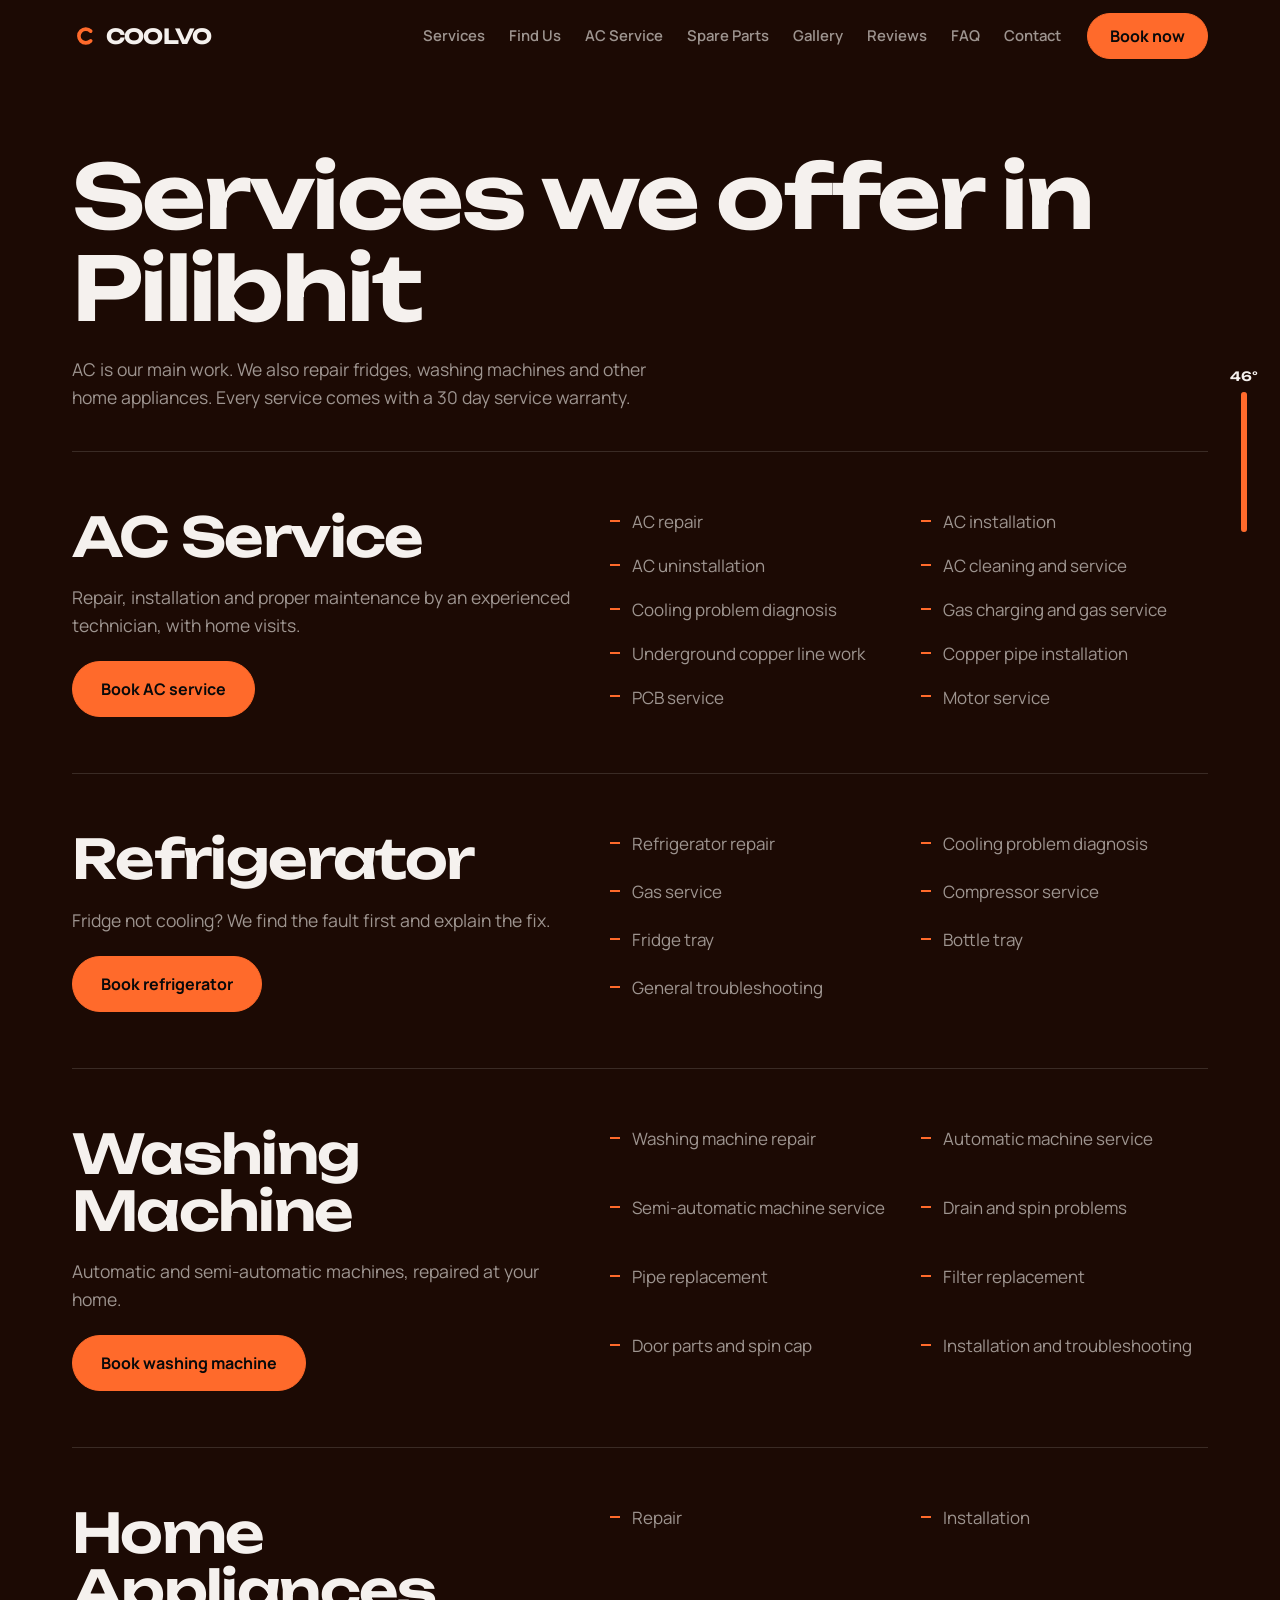
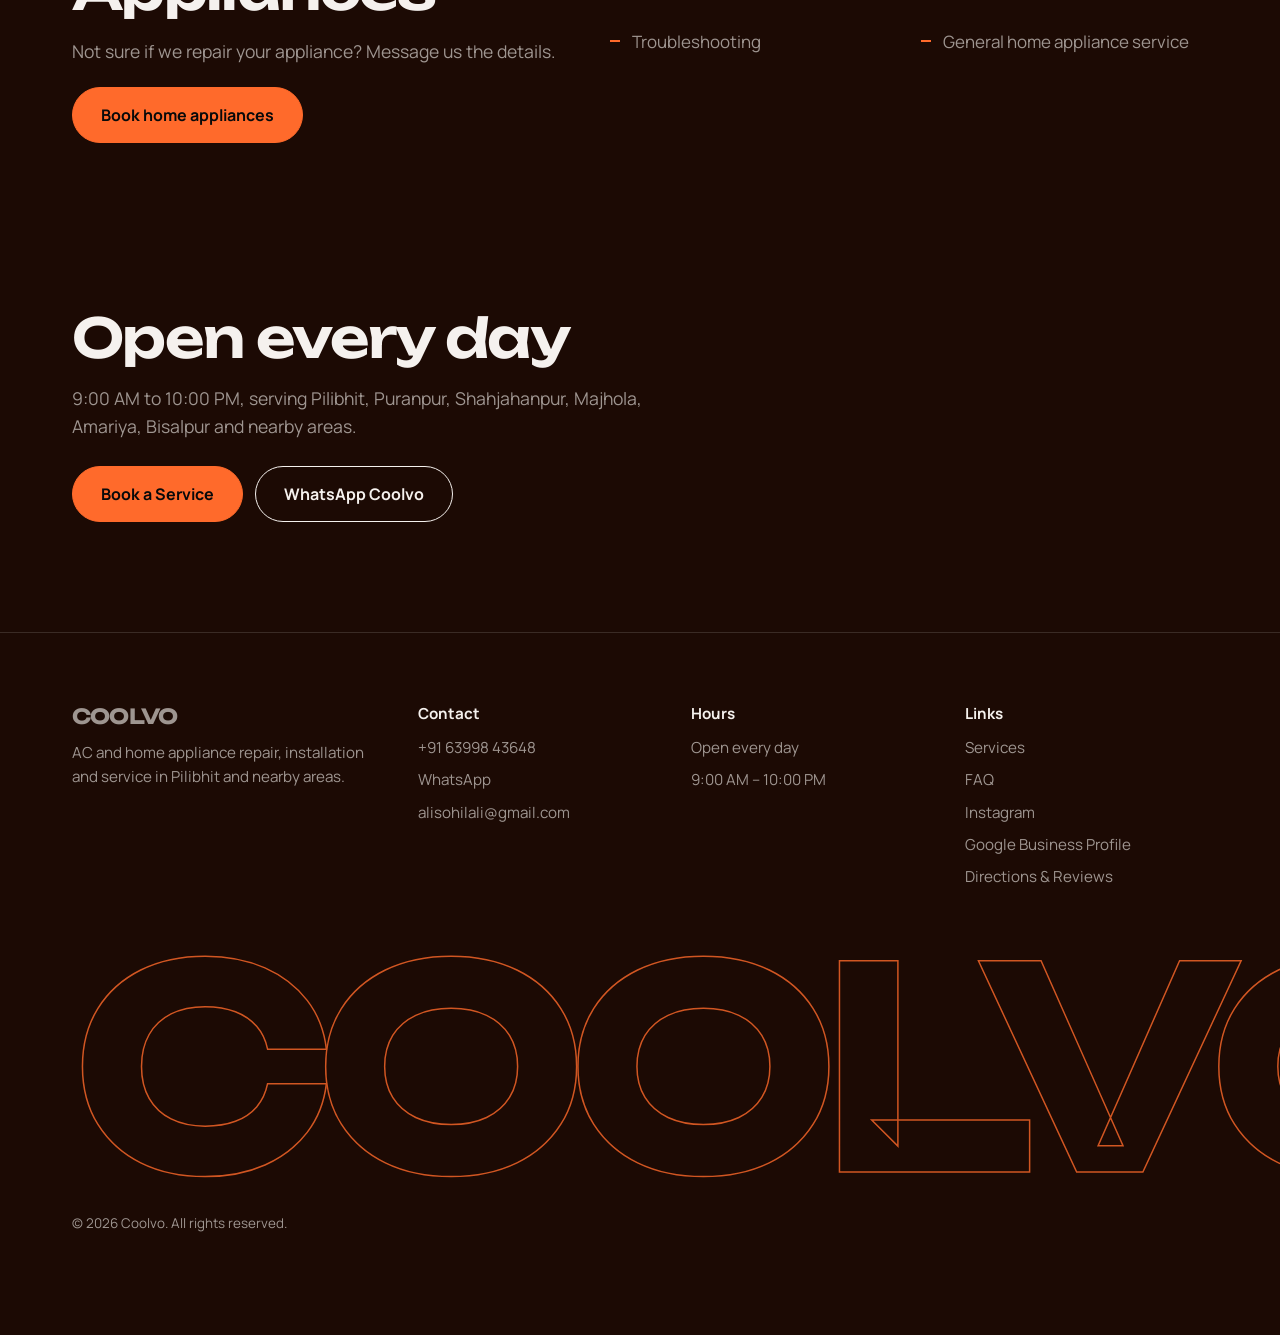
<file: services.html>
<!DOCTYPE html>
<html lang="en">
<head>
<meta charset="utf-8">
<meta name="viewport" content="width=device-width, initial-scale=1, viewport-fit=cover">
<title>Services – AC, Fridge &amp; Washing Machine Repair in Pilibhit | Coolvo</title>
<meta name="description" content="Coolvo services in Pilibhit: AC repair, installation, gas charging, copper piping, fridge and washing machine repair. 30 days service warranty. Book on WhatsApp.">
<link rel="canonical" href="https://coolvo.in/services.html">
<meta property="og:type" content="website"><meta property="og:title" content="Coolvo – AC &amp; Home Appliance Service in Pilibhit"><meta property="og:description" content="Beat the heat. AC, fridge and washing machine service in Pilibhit and nearby areas."><meta property="og:url" content="https://coolvo.in/services.html">
<meta name="theme-color" content="#1c0a04">
<link rel="icon" href="data:image/svg+xml,%3Csvg xmlns='http://www.w3.org/2000/svg' viewBox='0 0 64 64'%3E%3Crect width='64' height='64' rx='16' fill='%23031621'/%3E%3Cpath d='M44 22a14 14 0 1 0 0 20' fill='none' stroke='%2338d0ff' stroke-width='7' stroke-linecap='round'/%3E%3C/svg%3E">
<link rel="preconnect" href="https://fonts.googleapis.com"><link rel="preconnect" href="https://fonts.gstatic.com" crossorigin>
<link href="https://fonts.googleapis.com/css2?family=Manrope:wght@400..800&family=Unbounded:wght@500..800&display=swap" rel="stylesheet">

<style>
:root{--bg:#1c0a04;--ac:#ff6a2b;--fg:#f5f1ee;--mut:#f5f1ee99;--ln:#ffffff22;--gl:#ffffff0d;
--d:'Unbounded','Arial Black',system-ui,sans-serif;--b:'Manrope',system-ui,-apple-system,'Segoe UI',Arial,sans-serif}
*{box-sizing:border-box;margin:0}
html{scroll-behavior:smooth;scroll-padding-top:80px}
body{font-family:var(--b);background:var(--bg);color:var(--fg);line-height:1.6;font-size:17px;-webkit-font-smoothing:antialiased;overflow-x:hidden;padding-bottom:70px}
a{color:inherit}:focus-visible{outline:3px solid var(--ac);outline-offset:3px}
.wrap{max-width:1180px;margin:0 auto;padding:0 22px}
section{padding:110px 0;position:relative}
h1,h2,h3{font-family:var(--d);font-weight:600;line-height:1.05;letter-spacing:-.03em}
h2{font-size:clamp(1.9rem,4.8vw,3.4rem);margin-bottom:18px}
.lead{color:var(--mut);max-width:54ch;font-size:1.1rem}
.btn{display:inline-flex;align-items:center;gap:10px;padding:16px 28px;border-radius:999px;border:1.5px solid var(--fg);background:transparent;color:var(--fg);font:700 1rem var(--b);text-decoration:none;cursor:pointer;transition:transform .2s,background .2s,color .2s,border-color .2s}
.btn:hover{transform:translateY(-3px)}.btn:active{transform:scale(.96)}
.btn.p{background:var(--ac);border-color:var(--ac);color:#08090a;position:relative;overflow:hidden}
.btn.p::after{content:"";position:absolute;inset:0;background:linear-gradient(110deg,transparent 35%,#fff7 50%,transparent 65%);transform:translateX(-130%);animation:shine 4s 1.5s infinite}
@keyframes shine{to{transform:translateX(130%)}}
#prog{position:fixed;inset:0 0 auto 0;height:3px;background:var(--ac);transform:scaleX(0);transform-origin:0;z-index:60}
header{position:fixed;inset:0 0 auto 0;z-index:50;transition:background .3s,backdrop-filter .3s}
header.s{background:color-mix(in srgb,var(--bg) 80%,transparent);backdrop-filter:blur(14px);border-bottom:1px solid var(--ln)}
.nav{display:flex;align-items:center;gap:26px;height:72px}
.logo{font:700 1.3rem var(--d);letter-spacing:-.04em;text-decoration:none;display:flex;align-items:center;gap:8px;margin-right:auto}
.logo svg{width:26px;height:26px}
.nav ul{display:flex;gap:24px;list-style:none;padding:0;font-weight:600;font-size:.93rem}
.nav ul a{text-decoration:none;color:var(--mut)}.nav ul a:hover{color:var(--fg)}
.nav .btn{padding:11px 22px}
.mb{display:none;background:none;border:1.5px solid var(--fg);color:var(--fg);border-radius:10px;padding:9px 13px;font:700 .9rem var(--b)}
/* hero */
.hero{min-height:100svh;display:flex;align-items:center;padding:120px 0 80px;overflow:hidden}
.glow{position:absolute;width:640px;height:640px;border-radius:50%;background:radial-gradient(circle,var(--ac),transparent 65%);opacity:.28;left:var(--x,60%);top:var(--y,35%);transform:translate(-50%,-50%);pointer-events:none;transition:left .6s ease-out,top .6s ease-out}
.hero h1{font-size:clamp(2.6rem,9.5vw,8rem);max-width:12ch}
.hero h1 .w{display:inline-block;animation:up .9s cubic-bezier(.2,.8,.2,1) both;animation-delay:calc(var(--i)*90ms)}
.hero h1 .o{color:transparent;-webkit-text-stroke:2px var(--ac)}
@keyframes up{from{opacity:0;transform:translateY(60px) rotate(3deg)}}
.hero p.lead,.hero .row,.badge{animation:fade .9s .55s both}
@keyframes fade{from{opacity:0;transform:translateY(20px)}}
.hero p.lead{margin:28px 0 34px}
.row{display:flex;gap:12px;flex-wrap:wrap}
.badge{display:inline-flex;align-items:center;gap:9px;padding:8px 16px;border:1px solid var(--ln);border-radius:999px;background:var(--gl);font-weight:700;font-size:.9rem;margin-bottom:26px;animation-delay:.1s}
.badge::before{content:"";width:9px;height:9px;border-radius:50%;background:#2bd67b;animation:ping 1.8s infinite}
.badge.off::before{background:#ff4d4f;animation:none}
@keyframes ping{0%{box-shadow:0 0 0 0 #2bd67b99}100%{box-shadow:0 0 0 10px #2bd67b00}}
.air{position:absolute;right:-5%;bottom:12%;width:55%;opacity:.5;pointer-events:none}
.air path{fill:none;stroke:var(--ac);stroke-width:2;stroke-linecap:round;stroke-dasharray:14 18;animation:flow 3s linear infinite}
.air path:nth-child(2){animation-duration:4s;opacity:.6}.air path:nth-child(3){animation-duration:5s;opacity:.35}
@keyframes flow{to{stroke-dashoffset:-128}}
/* gauge */
.gauge{position:fixed;right:22px;top:50%;transform:translateY(-50%);z-index:40;display:flex;flex-direction:column;align-items:center;gap:8px;font:600 .8rem var(--d)}
.gauge i{display:block;width:6px;height:140px;border-radius:6px;background:var(--ln);position:relative;overflow:hidden}
.gauge i::after{content:"";position:absolute;inset:auto 0 0;height:var(--g,100%);background:var(--ac)}
/* marquee */
.mq{overflow:hidden;border-block:1px solid var(--ln);padding:20px 0;white-space:nowrap;font:600 clamp(1.4rem,3vw,2.2rem) var(--d);letter-spacing:-.03em}
.mq div{display:inline-block;animation:sl 30s linear infinite}.mq span{color:transparent;-webkit-text-stroke:1px var(--fg);margin:0 28px}
@keyframes sl{to{transform:translateX(-50%)}}
/* service rows */
.rows{margin-top:48px;border-top:1px solid var(--ln)}
.rw{display:grid;grid-template-columns:1fr auto;gap:8px 24px;padding:30px 0;border-bottom:1px solid var(--ln);text-decoration:none;position:relative;transition:padding .35s}
.rw::before{content:"";position:absolute;left:0;bottom:-1px;height:2px;width:100%;background:var(--ac);transform:scaleX(0);transform-origin:0;transition:transform .5s}
.rw:hover,.rw:focus-visible{padding-left:18px}.rw:hover::before{transform:scaleX(1)}
.rw h3{font-size:clamp(1.5rem,4vw,2.8rem)}
.rw p{grid-column:1;color:var(--mut);max-width:60ch}
.rw b{grid-row:1/3;grid-column:2;align-self:center;width:54px;height:54px;border-radius:50%;border:1.5px solid var(--ln);display:grid;place-items:center;font-size:1.3rem;transition:background .3s,transform .4s,color .3s}
.rw:hover b{background:var(--ac);color:#08090a;transform:rotate(-45deg);border-color:var(--ac)}
/* why */
.g3{display:grid;grid-template-columns:repeat(3,1fr);gap:18px;margin-top:44px}
.pn{background:var(--gl);border:1px solid var(--ln);border-radius:24px;padding:30px;backdrop-filter:blur(8px);transition:transform .3s,border-color .3s}
.pn:hover{transform:translateY(-6px);border-color:var(--ac)}
.pn h3{font-size:1.15rem;margin-bottom:8px}.pn p{color:var(--mut);font-size:.96rem}
/* steps */
.st{counter-reset:s;list-style:none;padding:0;display:grid;grid-template-columns:repeat(3,1fr);gap:18px;margin-top:44px;position:relative}
.st li{counter-increment:s;border-top:2px solid var(--ln);padding-top:22px;position:relative}
.st li::before{content:counter(s);position:absolute;top:-2px;left:0;height:2px;width:0;background:var(--ac);transition:width 1s .3s}
.in .st li::before{width:100%}
.st li::after{content:counter(s);font:600 4rem var(--d);color:var(--ac);display:block;margin-bottom:6px;order:-1}
.st li{display:flex;flex-direction:column}.st li::after{order:-1}
.st p{color:var(--mut)}
/* warranty */
.wr b{display:block;font:600 clamp(3.4rem,8vw,6rem) var(--d);letter-spacing:-.05em;color:var(--ac);line-height:1}
.wr .pn{padding:28px}
/* book */
.bk{display:grid;grid-template-columns:.85fr 1.15fr;gap:60px;align-items:start}
form{display:grid;grid-template-columns:1fr 1fr;gap:14px;background:var(--gl);border:1px solid var(--ln);padding:30px;border-radius:28px;backdrop-filter:blur(10px)}
.f{grid-column:1/-1}
label{display:grid;gap:6px;font-weight:700;font-size:.88rem}
input,select,textarea{font:inherit;padding:14px 15px;border-radius:14px;border:1.5px solid var(--ln);background:#0006;color:var(--fg);width:100%}
select option{color:#000}
input:focus,select:focus,textarea:focus{border-color:var(--ac);outline:none}
textarea{min-height:96px;resize:vertical}.note{font-size:.84rem;color:var(--mut)}
/* gallery */
.gl{display:flex;gap:16px;overflow-x:auto;scroll-snap-type:x mandatory;padding:36px 0 12px}
.ph{flex:0 0 min(76%,300px);aspect-ratio:4/5;scroll-snap-align:start;border-radius:24px;border:1px dashed var(--ln);background:repeating-linear-gradient(135deg,var(--gl) 0 14px,transparent 14px 28px);display:flex;align-items:flex-end;padding:18px;font-weight:700;color:var(--mut);overflow:hidden}
.ph img{width:100%;height:100%;object-fit:cover;transition:transform .6s}.ph:hover img{transform:scale(1.07)}
/* areas */
.ar{display:flex;flex-wrap:wrap;gap:10px;margin-top:30px}
.ar span{padding:13px 24px;border:1.5px solid var(--ln);border-radius:999px;font-weight:700;transition:background .3s,color .3s,transform .3s}
.ar span:hover{background:var(--ac);color:#08090a;transform:translateY(-3px)}
/* faq */
details{border-bottom:1px solid var(--ln);padding:22px 0}
summary{cursor:pointer;font:600 1.1rem var(--b);list-style:none;display:flex;justify-content:space-between;gap:16px}
summary::-webkit-details-marker{display:none}summary::after{content:"+";font-size:1.6rem;line-height:1;color:var(--ac);transition:transform .3s}
details[open] summary::after{transform:rotate(45deg)}
details p{color:var(--mut);margin-top:10px;max-width:62ch;animation:fade .4s both}
/* footer */
footer{padding:70px 0 30px;border-top:1px solid var(--ln);overflow:hidden}
.cols{display:grid;grid-template-columns:1.3fr 1fr 1fr 1fr;gap:30px}
footer h3{font:700 .95rem var(--b);margin-bottom:12px;letter-spacing:0}
footer ul{list-style:none;padding:0;display:grid;gap:8px}footer li,footer p,footer a{color:var(--mut);font-size:.95rem;text-decoration:none}footer a:hover{color:var(--ac)}
.big{font:700 clamp(4rem,22vw,19rem) var(--d);letter-spacing:-.07em;line-height:.9;color:transparent;-webkit-text-stroke:1.5px var(--ac);margin-top:50px;text-align:center;opacity:.8}
.cp{font-size:.84rem;color:var(--mut);margin-top:20px}
.top{position:fixed;right:20px;bottom:24px;width:46px;height:46px;border-radius:50%;border:0;background:var(--ac);color:#08090a;font-size:1.3rem;font-weight:800;cursor:pointer;opacity:0;pointer-events:none;transition:opacity .3s;z-index:45}.top.show{opacity:1;pointer-events:auto}
.bar{display:none}
.rv:not(.in) .sg>*,.rv:not(.in) .lead,.rv:not(.in) h2{opacity:0}
.rv.in h2,.rv.in .lead{animation:fade .8s both}
.rv.in .sg>*{animation:fade .8s backwards;animation-delay:calc(var(--i,0)*100ms + .15s)}
@media (max-width:900px){
section{padding:76px 0}.gauge{display:none}
.nav ul{display:none;position:absolute;top:72px;left:0;right:0;flex-direction:column;background:var(--bg);padding:22px;border-bottom:1px solid var(--ln)}
.nav ul.open{display:flex}.mb{display:block}
.g3,.st,.bk,.cols{grid-template-columns:1fr}form{grid-template-columns:1fr;padding:22px}
.air{width:90%;bottom:4%}.top{bottom:84px}
.bar{display:grid;grid-template-columns:repeat(3,1fr);gap:8px;position:fixed;left:0;right:0;bottom:0;z-index:55;background:#000d;backdrop-filter:blur(12px);padding:8px 8px calc(8px + env(safe-area-inset-bottom,0px))}
.bar a{text-align:center;padding:13px 4px;border-radius:12px;font-weight:700;font-size:.9rem;text-decoration:none}
.bar a:last-child{background:var(--ac);color:#08090a}}
@media (prefers-reduced-motion:reduce){*,*::before,*::after{animation:none!important;transition:none!important;scroll-behavior:auto!important}.rv:not(.in) .sg>*,.rv:not(.in) .lead,.rv:not(.in) h2{opacity:1}}

.ph{flex-direction:column;justify-content:space-between;align-items:flex-start}
.ph svg{width:100%;height:auto;margin:auto;fill:none;stroke:var(--ac);stroke-width:4;stroke-linecap:round;stroke-linejoin:round}
.hu{position:absolute;right:3%;top:22%;width:min(34%,430px);fill:none;stroke:var(--ac);stroke-width:3;stroke-linecap:round;stroke-linejoin:round;animation:fl 6s ease-in-out infinite;opacity:.9}
@keyframes fl{50%{transform:translateY(-12px)}}
.fd{display:grid;grid-template-columns:.9fr 1.1fr;gap:28px;margin-top:40px;align-items:stretch}
.fd iframe{width:100%;min-height:380px;height:100%;border:1px solid var(--ln);border-radius:28px;filter:grayscale(.35) contrast(1.05)}
.fd .pn{display:flex;flex-direction:column;gap:14px}
.fd .pn p{color:var(--mut)}
.ig{display:flex;align-items:center;justify-content:space-between;gap:24px;flex-wrap:wrap;border:1px solid var(--ln);border-radius:32px;padding:clamp(28px,5vw,56px);background:linear-gradient(120deg,var(--gl),transparent)}
.ig svg{width:44px;height:44px;fill:none;stroke:var(--ac);stroke-width:2}
.dis{opacity:.55;pointer-events:none}
@media (max-width:900px){.hu{display:none}.fd{grid-template-columns:1fr}}

.ph{position:relative;padding:0;background:radial-gradient(120% 80% at 20% 0%,color-mix(in srgb,var(--ac) 35%,transparent),transparent 60%),#0c0c0e;border:1px solid var(--ln);display:block}
.ph img,.ph video{position:absolute;inset:0;width:100%;height:100%;object-fit:cover}
.ph span{position:absolute;left:0;right:0;bottom:0;padding:44px 18px 18px;font:600 1.15rem var(--d);letter-spacing:-.02em;color:#fff;background:linear-gradient(transparent,#000c)}
.spot{position:relative;overflow:hidden}
.spot::before{content:"";position:absolute;inset:0;background:radial-gradient(260px circle at var(--mx,50%) var(--my,0%),color-mix(in srgb,var(--ac) 28%,transparent),transparent 70%);opacity:0;transition:opacity .3s;pointer-events:none}
.spot:hover::before{opacity:1}
.sv{display:grid;grid-template-columns:1fr 1.2fr;gap:40px;padding:56px 0;border-top:1px solid var(--ln)}
.sv ul{list-style:none;padding:0;display:grid;grid-template-columns:1fr 1fr;gap:10px 24px}
.sv li{padding-left:22px;position:relative;color:var(--mut)}
.sv li::before{content:"";position:absolute;left:0;top:.7em;width:10px;height:2px;background:var(--ac)}
.sv .btn{margin-top:22px}
.ph2{padding:150px 0 40px}.ph2 h1{font-size:clamp(2.4rem,7vw,5.5rem)}
@media (max-width:900px){.sv{grid-template-columns:1fr}.sv ul{grid-template-columns:1fr}}
</style>
</head><body>
<div id="prog"></div>
<header id="hd"><div class="wrap nav">
<a class="logo" href="index.html" aria-label="Coolvo home"><svg viewBox="0 0 64 64" aria-hidden="true"><path d="M46 20a17 17 0 1 0 0 24" fill="none" stroke="var(--ac)" stroke-width="9" stroke-linecap="round"/></svg>COOLVO</a>
<ul id="mn"><li><a href="services.html">Services</a></li><li><a href="index.html#visit">Find Us</a></li><li><a href="index.html#ac">AC Service</a></li><li><a href="index.html#parts">Spare Parts</a></li><li><a href="index.html#gallery">Gallery</a></li><li><a href="index.html#reviews">Reviews</a></li><li><a href="index.html#faq">FAQ</a></li><li><a href="index.html#contact">Contact</a></li></ul>
<a class="btn p" href="index.html#book">Book now</a><button class="mb" aria-expanded="false" aria-controls="mn">Menu</button></div></header>
<div class="gauge" aria-hidden="true"><span id="tmp">46°</span><i></i></div>

<main id="top"><section class="ph2"><div class="wrap"><h1>Services we offer in Pilibhit</h1><p class="lead" style="margin-top:20px">AC is our main work. We also repair fridges, washing machines and other home appliances. Every service comes with a 30 day service warranty.</p></div></section>
<div class="wrap" id="list"><div class="sv rv"><div><h2>AC Service</h2><p class="lead">Repair, installation and proper maintenance by an experienced technician, with home visits.</p><a class="btn p" href="index.html?service=AC%20repair#book">Book AC service</a></div><ul class="sg"><li>AC repair</li><li>AC installation</li><li>AC uninstallation</li><li>AC cleaning and service</li><li>Cooling problem diagnosis</li><li>Gas charging and gas service</li><li>Underground copper line work</li><li>Copper pipe installation</li><li>PCB service</li><li>Motor service</li></ul></div><div class="sv rv"><div><h2>Refrigerator</h2><p class="lead">Fridge not cooling? We find the fault first and explain the fix.</p><a class="btn p" href="index.html?service=Refrigerator%20repair#book">Book refrigerator</a></div><ul class="sg"><li>Refrigerator repair</li><li>Cooling problem diagnosis</li><li>Gas service</li><li>Compressor service</li><li>Fridge tray</li><li>Bottle tray</li><li>General troubleshooting</li></ul></div><div class="sv rv"><div><h2>Washing Machine</h2><p class="lead">Automatic and semi-automatic machines, repaired at your home.</p><a class="btn p" href="index.html?service=Washing%20machine%20repair#book">Book washing machine</a></div><ul class="sg"><li>Washing machine repair</li><li>Automatic machine service</li><li>Semi-automatic machine service</li><li>Drain and spin problems</li><li>Pipe replacement</li><li>Filter replacement</li><li>Door parts and spin cap</li><li>Installation and troubleshooting</li></ul></div><div class="sv rv"><div><h2>Home Appliances</h2><p class="lead">Not sure if we repair your appliance? Message us the details.</p><a class="btn p" href="index.html?service=Other%20home%20appliance#book">Book home appliances</a></div><ul class="sg"><li>Repair</li><li>Installation</li><li>Troubleshooting</li><li>General home appliance service</li></ul></div></div>
<section><div class="wrap rv"><h2>Open every day</h2><p class="lead">9:00 AM to 10:00 PM, serving Pilibhit, Puranpur, Shahjahanpur, Majhola, Amariya, Bisalpur and nearby areas.</p>
<p class="row" style="margin-top:26px"><a class="btn p" href="index.html#book">Book a Service</a><a class="btn" data-wa href="#">WhatsApp Coolvo</a></p></div></section></main>
<footer id="contact"><div class="wrap">
<div class="cols"><div><a class="logo" href="index.html">COOLVO</a><p style="margin-top:12px">AC and home appliance repair, installation and service in Pilibhit and nearby areas.</p></div>
<div><h3>Contact</h3><ul><li><a href="tel:+916399843648">+91 63998 43648</a></li><li><a data-wa href="#">WhatsApp</a></li><li><a href="mailto:alisohilali@gmail.com">alisohilali@gmail.com</a></li></ul></div>
<div><h3>Hours</h3><ul><li>Open every day</li><li>9:00 AM – 10:00 PM</li></ul></div>
<div><h3>Links</h3><ul><li><a href="index.html#services">Services</a></li><li><a href="index.html#faq">FAQ</a></li><li><a data-ig href="#" target="_blank" rel="noopener">Instagram</a></li><li><a href="https://share.google/VZGK87YvXFyCwy6eX" target="_blank" rel="noopener">Google Business Profile</a></li><li><a href="https://maps.app.goo.gl/mkUB1QL9fxYwLsNU9?g_st=ic" target="_blank" rel="noopener">Directions &amp; Reviews</a></li></ul></div></div>
<div class="big" aria-hidden="true">COOLVO</div>
<p class="cp">© <span id="yr">2026</span> Coolvo. All rights reserved.</p></div></footer>
<button class="top" aria-label="Back to top">↑</button>
<nav class="bar" aria-label="Quick actions"><a href="tel:+916399843648">Call</a><a data-wa href="#">WhatsApp</a><a href="index.html#book">Book Service</a></nav>

<script>
const WA="916399843648",$=s=>document.querySelector(s),$$=s=>document.querySelectorAll(s);
$$("[data-wa]").forEach(a=>{a.href="https://wa.me/"+WA+"?text="+encodeURIComponent("Hello Coolvo, I need help with a service.");a.target="_blank";a.rel="noopener"});
const IG="https://www.instagram.com/coolvo.in/";$$("[data-ig]").forEach(a=>a.href=IG);
$("#yr").textContent=new Date().getFullYear();
const mb=$(".mb"),mn=$("#mn");mb.onclick=()=>{mb.setAttribute("aria-expanded",mn.classList.toggle("open"))};
const hex=h=>[1,3,5].map(i=>parseInt(h.slice(i,i+2),16)),mix=(a,b,t)=>"rgb("+a.map((v,i)=>Math.round(v+(b[i]-v)*t)).join()+")";
const B0=hex("#1c0a04"),B1=hex("#031621"),A0=hex("#ff6a2b"),A1=hex("#38d0ff"),R=document.documentElement.style,tm=$("#tmp"),g=$(".gauge"),pg=$("#prog"),hd=$("#hd"),tp=$(".top");
function sc(){const h=document.documentElement,f=h.scrollTop/(h.scrollHeight-h.clientHeight||1),p=Math.min(f*1.6,1);
R.setProperty("--bg",mix(B0,B1,p));R.setProperty("--ac",mix(A0,A1,p));g.style.setProperty("--g",(100-p*55)+"%");tm.textContent=Math.round(46-24*p)+"°";
pg.style.transform="scaleX("+f+")";hd.classList.toggle("s",h.scrollTop>40);tp.classList.toggle("show",h.scrollTop>800)}
addEventListener("scroll",sc,{passive:true});sc();tp.onclick=()=>scrollTo({top:0});
$$(".sg").forEach(g=>[...g.children].forEach((c,i)=>c.style.setProperty("--i",i)));
const io=new IntersectionObserver(es=>es.forEach(x=>{if(x.isIntersecting){x.target.classList.add("in");io.unobserve(x.target)}}),{threshold:.15});$$(".rv").forEach(el=>io.observe(el));
</script>
</body>
</html>
</file>
